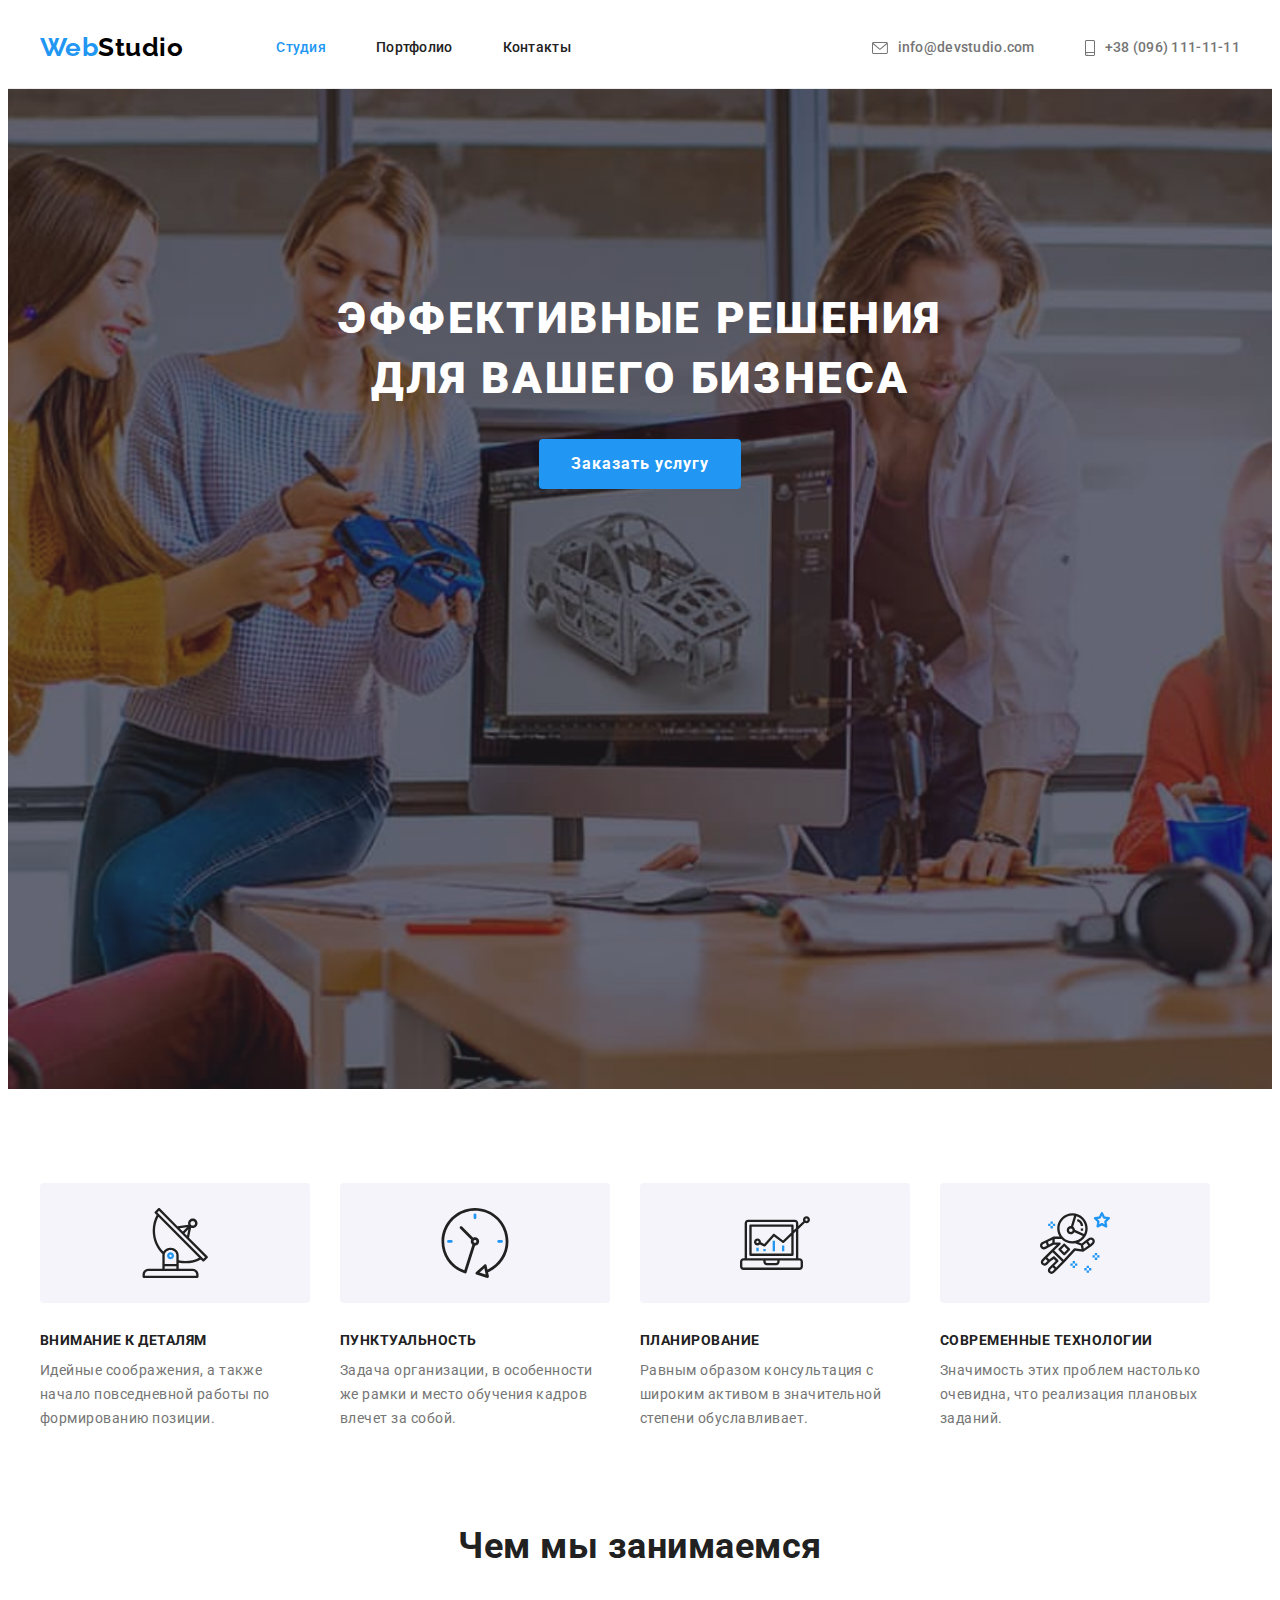
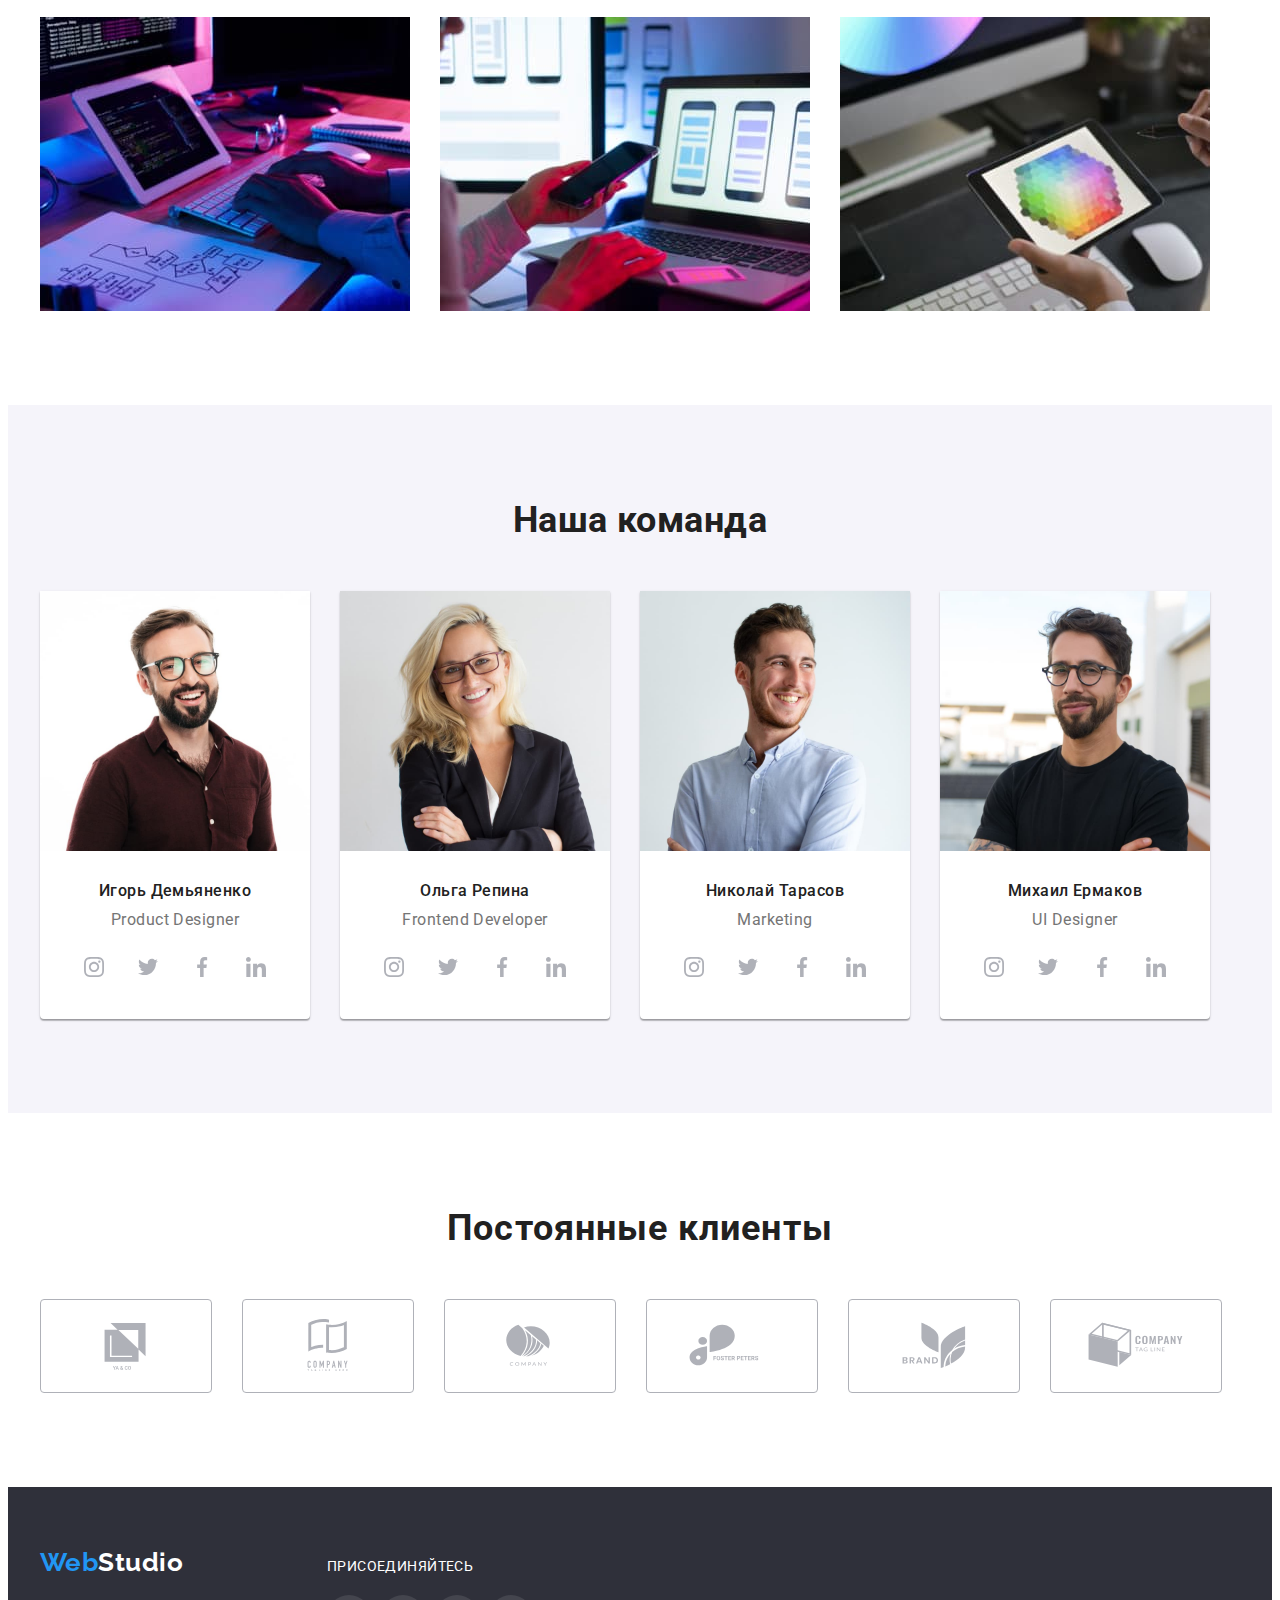
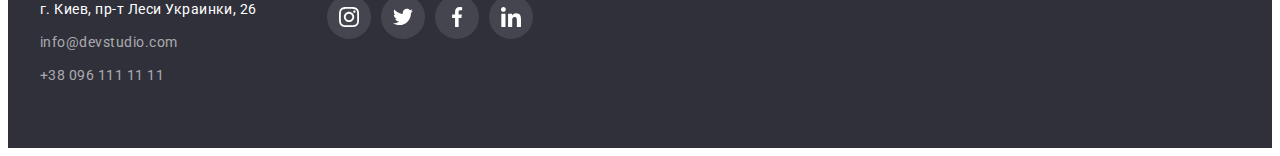
<file: index.html>
<!DOCTYPE html>
<html lang="ru">
<head>
    <meta charset="UTF-8">
    <meta http-equiv="X-UA-Compatible" content="IE=edge">
    <meta name="viewport" content="width=device-width, initial-scale=1.0">
    <title>Document</title>
    <link rel="preconnect" href="https://fonts.googleapis.com">
    <link rel="preconnect" href="https://fonts.gstatic.com" crossorigin>
    <link href="https://fonts.googleapis.com/css2?family=Raleway:wght@700&family=Roboto:wght@400;500;700;900&display=swap" rel="stylesheet">
    <link rel="stylesheet" href="https://cdnjs.cloudflare.com/ajax/libs/modern-normalize/1.1.0/modern-normalize.min.css" integrity="sha512-wpPYUAdjBVSE4KJnH1VR1HeZfpl1ub8YT/NKx4PuQ5NmX2tKuGu6U/JRp5y+Y8XG2tV+wKQpNHVUX03MfMFn9Q==" crossorigin="anonymous" referrerpolicy="no-referrer"/>
    <link rel="stylesheet" href="./css/styles.css">
</head>
<body>
    <!--Шапка-->
    <header class="page-header">
        <div class="conteiner nav">
            <nav class="nav">
                <a href="./index.html" class="logo header"> <span class="logo-link">Web</span>Studio</a>
            
                <ul class="nav list">
                    <li class="list"><a href="./index.html" class="nav-link current">Студия</a></li>
                    <li class="list"><a href="./portfolio.html" class="nav-link">Портфолио</a></li>
                    <li class="list"><a href="./kontaks.html" class="nav-link">Контакты</a></li>
                </ul>
            </nav>
            
            <ul class="contacts list">
                <li class="list"><a href="mailto:info@devstudio.com" class="adress-contacts"><svg class="contacts-icon" width="16" height="12"><use href="./images/icons.svg#icon-envelope"></use></svg>info@devstudio.com</a></li>
                <li class="list"><a href="tel:+380961111111" class="adress-contacts"><svg class="contacts-icon" width="10" height="16"><use href="./images/icons.svg#icon-smartphone"></use></svg>+38 (096) 111-11-11</a></li>
            </ul>
        </div>
    </header>

    <main>
            <!--Герой-->
            <section class="section hero">
                    <div class="conteiner">
                    <h1 class="hero-title">Эффективные решения для вашего бизнеса</h1>
                    <button type="button" class="button-hero">Заказать услугу</button>
                </div>
            </section>
            
            <!--Особеннсти-->
            <section class="section features-section">
                <div class="conteiner features">
                    <h2 class="visually-hidden">Особенности компании</h2>
                    <ul class="feature list">
                        <li class="list">
                            <div class="icons"><svg class="features-icon" width="70" height="70"><use href="./images/icons.svg#icon-Antenna"></use></svg></div>
                            <h3 class="features-title">Внимание к деталям</h3>
                            <p class="features-item">Идейные соображения, а также начало повседневной работы по формированию позиции.</p>
                        </li>
                        <li class="list">
                            <div class="icons"><svg class="features-icon" width="70" height="70"><use href="./images/icons.svg#icon-Clock"></use></svg></div>
                            <h3 class="features-title">Пунктуальность</h3>
                            <p class="features-item">Задача организации, в особенности же рамки и место обучения кадров влечет за собой.</p>
                        </li>
                        <li class="list">
                            <div class="icons"><svg class="features-icon" width="70" height="70"><use href="./images/icons.svg#icon-Diagram"></use></svg></div>
                            <h3 class="features-title">Планирование</h3>
                            <p class="features-item">Равным образом консультация с широким активом в значительной степени обуславливает.</p>
                        </li>
                        <li class="list">
                            <div class="icons"><svg class="features-icon" width="70" height="70"><use href="./images/icons.svg#icon-Astronaut"></use></svg></div>
                            <h3 class="features-title">Современные технологии</h3>
                            <p class="features-item">Значимость этих проблем настолько очевидна, что реализация плановых заданий.</p>
                        </li>
                    </ul>
                </div>
            </section>
            
            <!--Деятельность-->
            <section class="section activity-section">
                <div class="conteiner">
                    <h2 class="activity-title">Чем мы занимаемся</h2>
                    <ul class="activity list">
                        <li class="list"><img src="./images/box1.jpg" alt="написание кода" width="370"></li>
                        <li class="list"><img src="./images/box2.jpg" alt="варианты документов для смартфона" width="370"></li>
                        <li class="list"><img src="./images/box3.jpg" alt="пиксельность дисплея планшета" width="370"></li>
                    </ul>
                </div>
            </section>
            
            <!--Команда-->
            <section class="team">
                <div class="conteiner team">
                    <h2 class="team-title">Наша команда</h2>
                    <ul class="team list">
                        <li class="list">
                            <img src="./images/Igor.jpg" alt="Игорь" width="270">
                            <div class="team-content">
                                <h3 class="list-title">Игорь Демьяненко</h3>
                                <p class="list-text">Product Designer</p>
                                <ul class="team-social-links">
                                    <li class="social links">
                                        <a href="#" class="social-links"><svg class="team-icons" width="20" height="20"><use href="./images/icons.svg#icon-Instagram"></use></svg></a>
                                    </li>
                                    <li class="social links">
                                        <a href="#" class="social-links"><svg class="team-icons" width="20" height="20"><use href="./images/icons.svg#icon-Twitter"></use></svg></a>
                                    </li>
                                    <li class="social links">
                                        <a href="#" class="social-links"><svg class="team-icons" width="20" height="20"><use href="./images/icons.svg#icon-Facebook"></use></svg></a>
                                    </li>
                                    <li class="social links">
                                        <a href="#" class="social-links"><svg class="team-icons" width="20" height="20"><use href="./images/icons.svg#icon-Llinkedin"></use></svg></a>
                                    </li>
                                </ul>
                            </div>
                        </li>
                        <li class="list">
                            <img src="./images/Olga.jpg" alt="Ольга" width="270">
                            <div class="team-content">
                                <h3 class="list-title">Ольга Репина</h3>
                                <p class="list-text">Frontend Developer</p>
                                <ul class="team-social-links">
                                    <li class="social links">
                                        <a href="#" class="social-links"><svg class="team-icons" width="20" height="20"><use href="./images/icons.svg#icon-Instagram"></use></svg></a>
                                    </li>
                                    <li class="social links">
                                        <a href="#" class="social-links"><svg class="team-icons" width="20" height="20"><use href="./images/icons.svg#icon-Twitter"></use></svg></a>
                                    </li>
                                    <li class="social links">
                                        <a href="#" class="social-links"><svg class="team-icons" width="20" height="20"><use href="./images/icons.svg#icon-Facebook"></use></svg></a>
                                    </li>
                                    <li class="social links">
                                        <a href="#" class="social-links"><svg class="team-icons" width="20" height="20"><use href="./images/icons.svg#icon-Llinkedin"></use></svg></a>
                                    </li>
                                </ul>
                            </div>
                        </li>
                        <li class="list">
                            <img src="./images/Nik.jpg" alt="Николай" width="270">
                            <div class="team-content">
                                <h3 class="list-title">Николай Тарасов</h3>
                                <p class="list-text">Marketing</p>
                                <ul class="team-social-links">
                                    <li class="social links">
                                        <a href="#" class="social-links"><svg class="team-icons" width="20" height="20"><use href="./images/icons.svg#icon-Instagram"></use></svg></a>
                                    </li>
                                    <li class="social links">
                                        <a href="#" class="social-links"><svg class="team-icons" width="20" height="20"><use href="./images/icons.svg#icon-Twitter"></use></svg></a>
                                    </li>
                                    <li class="social links">
                                        <a href="#" class="social-links"><svg class="team-icons" width="20" height="20"><use href="./images/icons.svg#icon-Facebook"></use></svg></a>
                                    </li>
                                    <li class="social links">
                                        <a href="#" class="social-links"><svg class="team-icons" width="20" height="20"><use href="./images/icons.svg#icon-Llinkedin"></use></svg></a>
                                    </li>
                                </ul>
                            </div>
                        </li>
                        <li class="list">
                            <img src="./images/Mihail.jpg" alt="Михаил" width="270">
                            <div class="team-content">
                                <h3 class="list-title">Михаил Ермаков</h3>
                                <p class="list-text">UI Designer</p>
                                <ul class="team-social-links">
                                    <li class="social links">
                                        <a href="#" class="social-links"><svg class="team-icons" width="20" height="20"><use href="./images/icons.svg#icon-Instagram"></use></svg></a>
                                    </li>
                                    <li class="social links">
                                        <a href="#" class="social-links"><svg class="team-icons" width="20" height="20"><use href="./images/icons.svg#icon-Twitter"></use></svg></a>
                                    </li>
                                    <li class="social links">
                                        <a href="#" class="social-links"><svg class="team-icons" width="20" height="20"><use href="./images/icons.svg#icon-Facebook"></use></svg></a>
                                    </li>
                                    <li class="social links">
                                        <a href="#" class="social-links"><svg class="team-icons" width="20" height="20"><use href="./images/icons.svg#icon-Llinkedin"></use></svg></a>
                                    </li>
                                </ul>
                            </div>
                        </li>
                    </ul>
                </div>
            </section>

            <section class="section">
                <div class="conteiner clients">
                    <h2 class="clients-title">Постоянные клиенты</h2>
                    <ul class="our-clients">
                        <li class="clients list"><a href="#" class="clients-link"><svg class="clients-icon" width="160" height="60"><use href="./images/icons.svg#icon-Logo-1"></use></svg></a></li>
                        <li class="clients list"><a href="#" class="clients-link"><svg class="clients-icon" width="160" height="60"><use href="./images/icons.svg#icon-Logo-2"></use></svg></a></li>
                        <li class="clients list"><a href="#" class="clients-link"><svg class="clients-icon" width="160" height="60"><use href="./images/icons.svg#icon-Logo-3"></use></svg></a></li>
                        <li class="clients list"><a href="#" class="clients-link"><svg class="clients-icon" width="160" height="60"><use href="./images/icons.svg#icon-Logo-4"></use></svg></a></li>
                        <li class="clients list"><a href="#" class="clients-link"><svg class="clients-icon" width="160" height="60"><use href="./images/icons.svg#icon-Logo-5"></use></svg></a></li>
                        <li class="clients list"><a href="#" class="clients-link"><svg class="clients-icon" width="160" height="60"><use href="./images/icons.svg#icon-Logo-6"></use></svg></a></li>
                    </ul>
                </div>
            </section>

    </main>

    <!--футер-->
    <footer class="footer">
        <div class="footer conteiner">
            <div class="conteiner-footer">
                <a href="./index.html" class="logo footer"> <span class="logo-link">Web</span>Studio</a>
                <address class="address">
                    <p class="location">г. Киев, пр-т Леси Украинки, 26</p>
                    <ul class="footer-list">
                        <li class="list"><a href="mailto:info@devstudio.com" class="contacts-list footer">info@devstudio.com</a>
                        </li>
                        <li class="list"><a href="tel:+380961111111" class="contacts-list footer">+38 096 111 11 11</a></li>
                    </ul>
                </address>
            </div>
            
            <div class="footer-social">
                <p class="social-title">Присоединяйтесь</p>
                <ul class="footer-links">
                    <li class="social-item">
                        <a href="#" class="footer-social-links"><svg class="footer-icons" width="20" height="20">
                                <use href="./images/icons.svg#icon-Instagram"></use>
                            </svg></a>
                    </li>
                    <li class="social-item">
                        <a href="#" class="footer-social-links"><svg class="footer-icons" width="20" height="20">
                                <use href="./images/icons.svg#icon-Twitter"></use>
                            </svg></a>
                    </li>
                    <li class="social-item">
                        <a href="#" class="footer-social-links"><svg class="footer-icons" width="20" height="20">
                                <use href="./images/icons.svg#icon-Facebook"></use>
                            </svg></a>
                    </li>
                    <li class="social-item">
                        <a href="#" class="footer-social-links"><svg class="footer-icons" width="20" height="20">
                                <use href="./images/icons.svg#icon-Llinkedin"></use>
                            </svg></a>
                    </li>
                </ul>
            </div>
        </div>
    </footer>

</body>
</html>
</file>
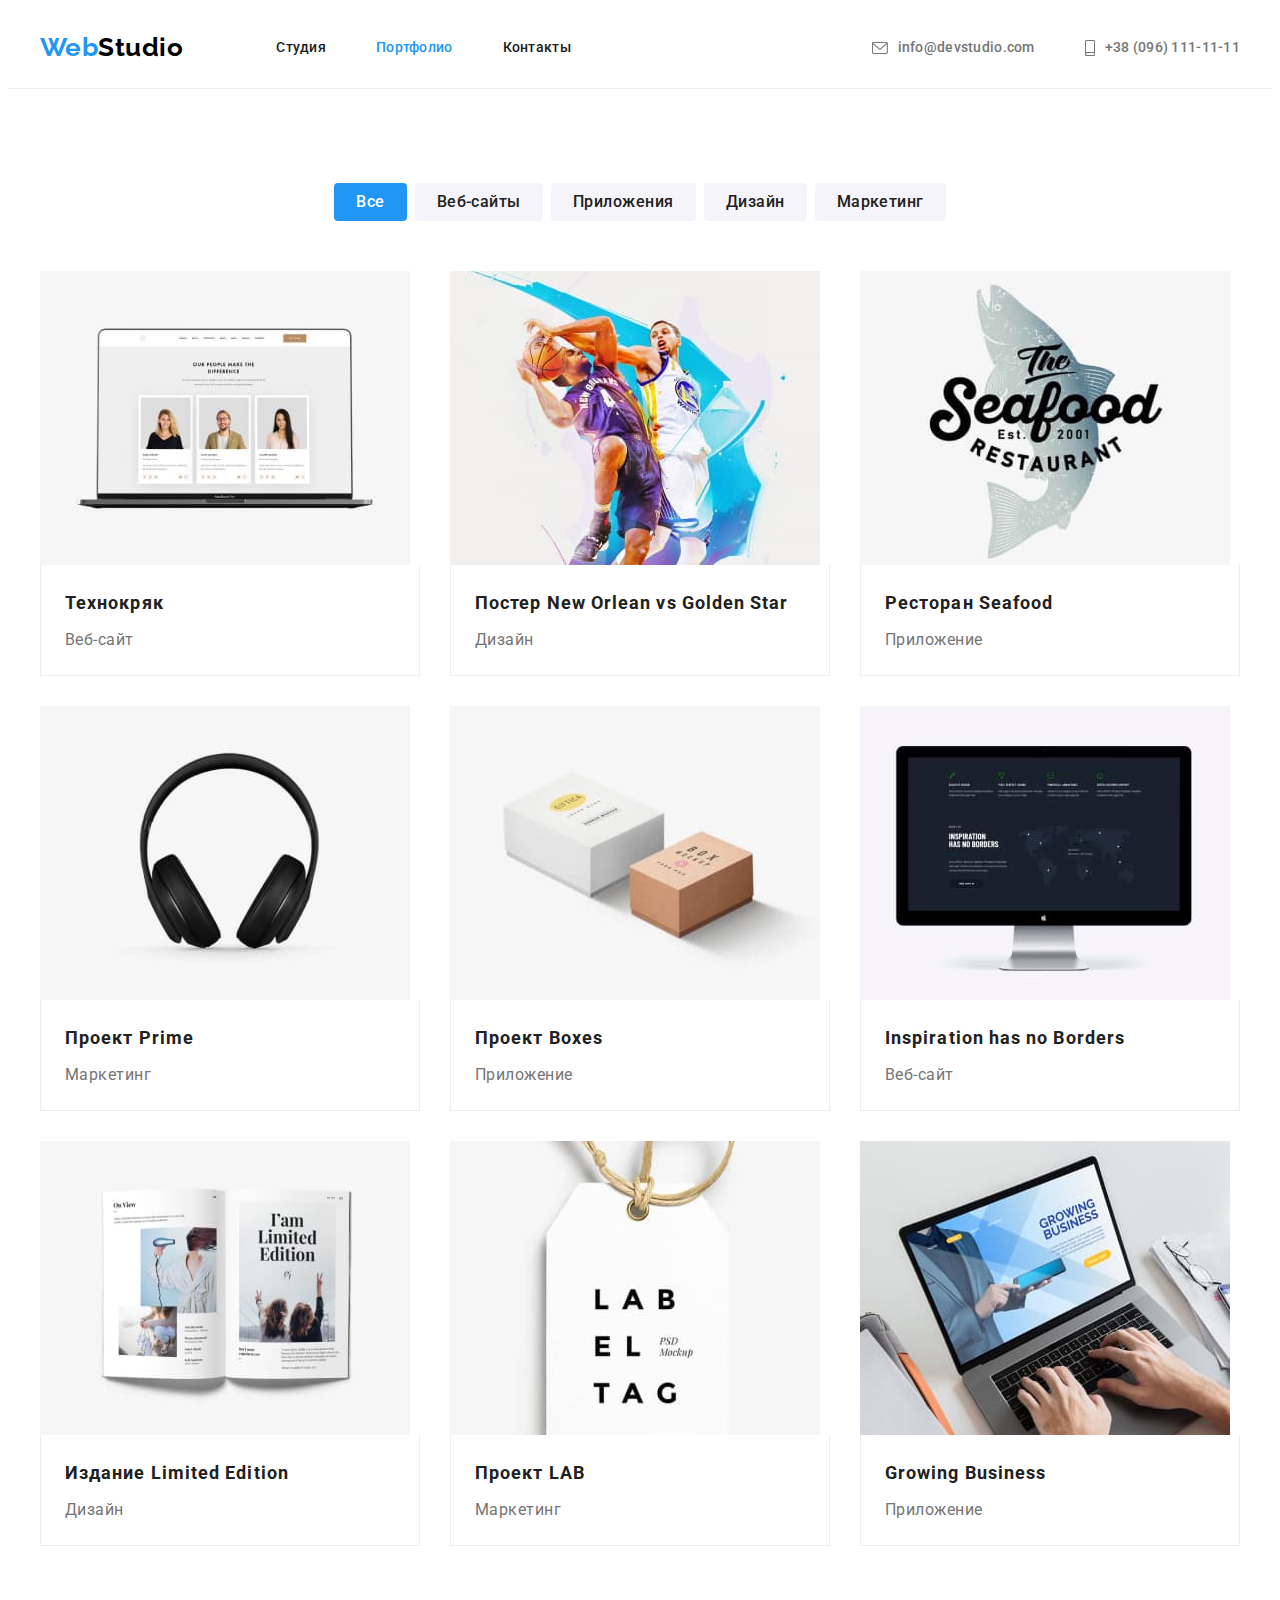
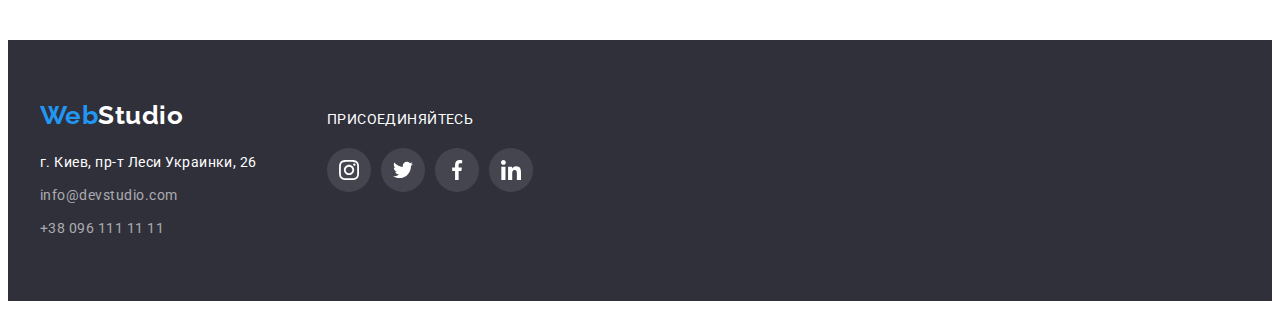
<file: portfolio.html>
<!DOCTYPE html>
<html lang="ru">
<head>
    <meta charset="UTF-8">
    <meta http-equiv="X-UA-Compatible" content="IE=edge">
    <meta name="viewport" content="width=device-width, initial-scale=1.0">
    <title>Document</title>
    <link rel="preconnect" href="https://fonts.googleapis.com">
    <link rel="preconnect" href="https://fonts.gstatic.com" crossorigin>
    <link href="https://fonts.googleapis.com/css2?family=Raleway:wght@700&family=Roboto:wght@400;500;700;900&display=swap" rel="stylesheet">
    <link rel="stylesheet" href="https://cdnjs.cloudflare.com/ajax/libs/modern-normalize/1.1.0/modern-normalize.min.css" integrity="sha512-wpPYUAdjBVSE4KJnH1VR1HeZfpl1ub8YT/NKx4PuQ5NmX2tKuGu6U/JRp5y+Y8XG2tV+wKQpNHVUX03MfMFn9Q==" crossorigin="anonymous" referrerpolicy="no-referrer" />
    <link rel="stylesheet" href="./css/styles.css"> 
</head>
<body>
    
    <!-- Шапка -->
    <header class="page-header">
        <div class="conteiner nav">
            <nav class="nav">
                <a href="./index.html" class="logo header"> <span class="logo-link">Web</span>Studio</a>
    
                <ul class="nav list">
                    <li class="list"><a href="./index.html" class="nav-link ">Студия</a></li>
                    <li class="list"><a href="./portfolio.html" class="nav-link current">Портфолио</a></li>
                    <li class="list"><a href="./kontaks.html" class="nav-link">Контакты</a></li>
                </ul>
            </nav>
    
            <ul class="contacts list">
                <li class="list"><a href="mailto:info@devstudio.com" class="adress-contacts"><svg class="contacts-icon" width="16" height="12"><use href="./images/icons.svg#icon-envelope"></use></svg>info@devstudio.com</a></li>
                <li class="list"><a href="tel:+380961111111" class="adress-contacts"><svg class="contacts-icon" width="10" height="16"><use href="./images/icons.svg#icon-smartphone"></use></svg>+38 (096) 111-11-11</a></li>
            </ul>
        </div>
    </header>
    
    <!-- Мэйн -->
    <main>
        <section class="section">
            <div class="conteiner">
                <h1 class="visually-hidden">Портфолио</h1>
                <ul class="filtr-buttons">
                    <li class="list"><button type="button" class="button primary">Все</button></li>
                    <li class="list"><button type="button" class="button">Веб-сайты</button></li>
                    <li class="list"><button type="button" class="button">Приложения</button></li>
                    <li class="list"><button type="button" class="button">Дизайн</button></li>
                    <li class="list"><button type="button" class="button">Маркетинг</button></li>
                </ul>
                
                <ul class="portfolio">
                    <li class="list">
                        <a href="" class="portfolio-link">
                            <img src="./images/web.jpg" alt="страница с сотрудниками" class="picture">
                            <div class="card-content">
                                <h2 class="item-title">Технокряк</h2>
                                <p class="item-text">Веб-сайт</p>
                            </div>
                        </a>
                    </li>
                    <li class="list">
                        <a href="" class="portfolio-link">
                            <img src="./images/design.jpg" alt="постер с двумя баскетболистами" width="370" class="picture">
                            <div class="card-content">
                                <h2 class="item-title">Постер New Orlean vs Golden Star</h2>
                                <p class="item-text">Дизайн</p>
                            </div>
                        </a>
                    </li>
                    <li class="list">
                        <a href="" class="portfolio-link">
                            <img src="./images/app.jpg" alt="логотип ресторана" width="370" class="picture">
                            <div class="card-content">
                                <h2 class="item-title">Ресторан Seafood</h2>
                                <p class="item-text">Приложение</p>
                            </div>
                        </a>
                    </li>
                    <li class="list">
                        <a href="" class="portfolio-link">
                            <img src="./images/marketing.jpg" alt="наушники" width="370" class="picture">
                            <div class="card-content">
                                <h2 class="item-title">Проект Prime</h2>
                                <p class="item-text">Маркетинг</p>
                            </div>
                        </a>
                    </li>
                    <li class="list">
                        <a href="" class="portfolio-link">
                            <img src="./images/app-box.jpg" alt="две коробочки" width="370" class="picture">
                            <div class="card-content">
                                <h2 class="item-title">Проект Boxes</h2>
                                <p class="item-text">Приложение</p>
                            </div>
                        </a>
                    </li>
                    <li class="list">
                        <a href="" class="portfolio-link">
                            <img src="./images/website.jpg" alt="страничка вебсайта" width="370" class="picture">
                            <div class="card-content">
                                <h2 class="item-title">Inspiration has no Borders</h2>
                                <p class="item-text">Веб-сайт</p>
                            </div>
                        </a>
                    </li>
                    <li class="list">
                        <a href="" class="portfolio-link">
                            <img src="./images/limited.jpg" alt="журнал Limited Edition" width="370" class="picture">
                            <div class="card-content">
                                <h2 class="item-title">Издание Limited Edition</h2>
                                <p class="item-text">Дизайн</p>
                            </div>
                        </a>
                    </li>
                    <li class="list">
                        <a href="" class="portfolio-link">
                            <img src="./images/lab.jpg" alt="бирка с названием проекта" width="370" class="picture">
                            <div class="card-content">
                                <h2 class="item-title">Проект LAB</h2>
                                <p class="item-text">Маркетинг</p>
                            </div>
                        </a>
                    </li>
                    <li class="list">
                        <a href="" class="portfolio-link">
                            <img src="./images/growing.jpg" alt="приложение для ноутбука, планшета" width="370" class="picture">
                            <div class="card-content">
                                <h2 class="item-title">Growing Business</h2>
                                <p class="item-text">Приложение</p>
                            </div>
                        </a>
                    </li>
                </ul>
            </div>
        </section>
    </main>
    
    <!--футер-->
    <footer class="footer">
        <div class="footer conteiner">
            <div class="conteiner-footer">
                <a href="./index.html" class="logo footer"> <span class="logo-link">Web</span>Studio</a>
                <address class="address">
                    <p class="location">г. Киев, пр-т Леси Украинки, 26</p>
                    <ul class="footer-list">
                        <li class="list"><a href="mailto:info@devstudio.com"
                                class="contacts-list footer">info@devstudio.com</a>
                        </li>
                        <li class="list"><a href="tel:+380961111111" class="contacts-list footer">+38 096 111 11 11</a></li>
                    </ul>
                </address>
            </div>
    
            <div class="footer-social">
                <p class="social-title">Присоединяйтесь</p>
                <ul class="footer-links">
                    <li class="social-item">
                        <a href="#" class="footer-social-links"><svg class="footer-icons" width="20" height="20">
                                <use href="./images/icons.svg#icon-Instagram"></use>
                            </svg></a>
                    </li>
                    <li class="social-item">
                        <a href="#" class="footer-social-links"><svg class="footer-icons" width="20" height="20">
                                <use href="./images/icons.svg#icon-Twitter"></use>
                            </svg></a>
                    </li>
                    <li class="social-item">
                        <a href="#" class="footer-social-links"><svg class="footer-icons" width="20" height="20">
                                <use href="./images/icons.svg#icon-Facebook"></use>
                            </svg></a>
                    </li>
                    <li class="social-item">
                        <a href="#" class="footer-social-links"><svg class="footer-icons" width="20" height="20">
                                <use href="./images/icons.svg#icon-Llinkedin"></use>
                            </svg></a>
                    </li>
                </ul>
            </div>
        </div>
    </footer>
    
</body>
</html>
</file>
<file: css/styles.css>
:root {
  --primary-color: #212121;
  --secondary-text-color: #757575;
  --accent-color: #2196f3;
  --background-color: #2f303a;
  --primary-white-color: #ffffff;
  --secondery-background-color: #f5f4fa;
  --bg-color: #eeeeee;
  --color-icons: #afb1b8;
}
/* Шапка */
body {
  color: var(--primary-color);
  background-color: var(--primary-white-color);
  font-family: "Roboto", sans-serif;
  letter-spacing: 0.03em;
}

.conteiner {
  width: 1200px;
  padding-right: 15px;
  padding-left: 15px;
  margin-right: auto;
  margin-left: auto;
}

.section {
  padding-top: 94px;
  padding-bottom: 94px;
}

/* Оптимизация */
a.p,
p {
  color: var(--secondary-text-color);
}

a {
  text-decoration: none;
  cursor: pointer;
}

.list {
  padding: 0;
  margin: 0;
  list-style: none;
}

.visually-hidden {
  position: absolute;
  width: 1px;
  height: 1px;
  margin: -1px;
  border: 0;
  padding: 0;

  white-space: nowrap;
  clip-path: inset(100%);
  clip: rect(0 0 0 0);
  overflow: hidden;
}

img {
  display: block;
  max-width: 100%;
  height: auto;
}

/* Heder */
header {
  background-color: var(--primary-white-color);
}

.page-header {
  border-bottom: 1px solid #ececec;
}

span.logo-link {
  color: var(--accent-color);
}

.logo.header {
  padding-top: 24px;
  padding-bottom: 25px;
  color: #000;
  font-family: "Raleway", sans-serif;
  font-weight: 700;
  font-size: 26px;
  line-height: 1.19;
}

/* Nav */
.conteiner.nav {
  display: flex;
  align-items: center;
}
.nav {
  display: flex;
}
.nav.list {
  display: flex;
  margin-left: 93px;
}

.nav.list .list + .list {
  margin-left: 50px;
}

.nav-link {
  display: block;
  padding-top: 32px;
  padding-bottom: 32px;
  color: var(--primary-color);
  font-weight: 500;
  font-size: 14px;
  line-height: 1.14;
  letter-spacing: 0.02em;
}

.nav-link:hover,
.nav-link:focus {
  color: var(--accent-color);
}

.nav-link.current {
  color: var(--accent-color);
}

/* contacts */
.contacts.list {
  display: flex;
  margin-left: auto;
}

.contacts.list .list + .list {
  margin-left: 50px;
}
.adress-contacts {
  display: flex;
  align-items: center;
  padding-top: 32px;
  padding-bottom: 32px;

  color: var(--secondary-text-color);
  font-weight: 500;
  font-size: 14px;
  line-height: 1.14;
  letter-spacing: 0.02em;
}

.adress-contacts:hover,
.adress-contacts:focus {
  color: var(--accent-color);
}

.contacts-icon {
  fill: var(--secondary-text-color);
  margin-right: 10px;
}

.contacts .adress-contacts:hover .contacts-icon,
.contacts .adress-contacts:focus .contacts-icon {
  fill: var(--accent-color);
}

/* Hero */
.hero {
  text-align: center;
  color: var(--primary-white-color);
  background-color: var(--background-color);
}

.section.hero {
  padding-top: 200px;
  padding-bottom: 200px;
  background-image: linear-gradient(
      rgba(47, 48, 58, 0.4),
      rgba(47, 48, 58, 0.4)
    ),
    url("../images/Team.jpg");
  background-position: center;
  background-repeat: no-repeat;
  background-size: cover;
  max-width: 1600px;
  min-height: 600px;
  margin-left: auto;
  margin-right: auto;
}

.hero-title {
  margin: 0 auto 30px auto;
  max-width: 696px;
  font-weight: 900;
  font-size: 44px;
  line-height: 1.36;
  letter-spacing: 0.06em;
}

.hero-title,
.features-title {
  text-transform: uppercase;
}

.button-hero {
  border-radius: 4px;
  display: inline-block;
  padding: 10px 32px;
  min-width: 200px;
  text-align: center;
  color: var(--primary-white-color);
  background-color: var(--accent-color);

  font-weight: 700;
  font-size: 16px;
  line-height: 1.88;
  letter-spacing: 0.06em;
}

.button-hero:hover,
.button-hero:focus {
  color: var(--primary-white-color);
  background-color: #188ce8;
}

/* Button */
.filtr-buttons {
  display: flex;
  justify-content: center;
  padding: 0;
  margin-top: 0px;
  margin-bottom: 50px;
}

.filtr-buttons .list {
  margin-right: 8px;
}

.filtr-buttons .list:nth-child(5) {
  margin-right: 0;
}

button {
  padding: 6px 22px;
  color: var(--primary-color);
  background-color: var(--secondery-background-color);
  cursor: pointer;
  font-weight: 500;
  font-size: 16px;
  line-height: 1.63;
  letter-spacing: 0.03em;
  border: none;
  border-radius: 4px;
  font-family: inherit;
}

button.primary {
  color: var(--primary-white-color);
  background-color: var(--accent-color);
}

button:hover,
button:focus {
  color: var(--primary-white-color);
  background-color: var(--accent-color);
  box-shadow: 0px 3px 1px rgba(0, 0, 0, 0.1), 0px 1px 2px rgba(0, 0, 0, 0.08),
    0px 2px 2px rgba(0, 0, 0, 0.12);
}

/* Features */
.feature.list {
  display: flex;
  flex-wrap: wrap;
}

.feature.list .list {
  width: 270px;
  margin-right: 30px;
}

.feature.list .list:nth-child(4n) {
  margin-right: 0;
}

.icons {
  display: flex;
  align-items: center;
  justify-content: center;
  background-color: var(--secondery-background-color);
  width: 270px;
  height: 120px;
  border-radius: 4px;
  margin-bottom: 30px;
}

.features-title {
  margin-top: 0;
  margin-bottom: 10px;
  font-size: 14px;
  line-height: 1.14;
}

.features-item {
  margin-top: 0;
  margin-bottom: 0;
  font-size: 14px;
  line-height: 1.71;
}

/* Activity */
.activity-section {
  padding-top: 0;
}

.activity-title {
  margin-top: 0;
  margin-bottom: 50px;
  font-size: 36px;
  line-height: 1.17;
  text-align: center;
}

.activity.list {
  display: flex;
}

.activity.list .list {
  margin-right: 30px;
}

.activity.list .list:nth-child(3n) {
  margin-right: 0;
}

/* Team */
.team {
  background-color: var(--secondery-background-color);
  padding-top: 94px;
  padding-bottom: 94px;
}

.conteiner.team {
  padding: 0 15px;
}

.team.list {
  padding: 0;
  display: flex;
  text-align: center;
}

.team.list .list {
  background-color: var(--primary-white-color);
  box-shadow: 0px 1px 3px rgba(0, 0, 0, 0.12), 0px 1px 1px rgba(0, 0, 0, 0.14),
    0px 2px 1px rgba(0, 0, 0, 0.2);
  border-radius: 0px 0px 4px 4px;
}

.team.list .list + .list {
  margin-left: 30px;
}

.team-title {
  margin-top: 0;
  margin-bottom: 50px;
  font-size: 36px;
  line-height: 1.17;
  text-align: center;
}

.list-title {
  margin-top: 0;
  margin-bottom: 10px;
  font-weight: 500;
  font-size: 16px;
  line-height: 1.19;
}

.list-text {
  margin-top: 0;
  margin-bottom: 16px;
  font-size: 16px;
  line-height: 1.19;
}

.team-content {
  padding: 30px 32px;
}

.team-icons {
  fill: var(--color-icons);
}

.team-social-links {
  display: flex;
  list-style: none;
  padding: 0;
}

.team-social-links .links + .links {
  margin-left: 10px;
}

.social-links {
  display: flex;
  justify-content: center;
  align-items: center;
  width: 44px;
  height: 44px;
  border-radius: 50%;
}

.social-links:hover,
.social-links:focus {
  background-color: #188ce8;
}

.social-links:hover .team-icons,
.social-links:focus .team-icons {
  fill: var(--primary-white-color);
  background-color: var(--accent-color);
}

/* portfolio */
.portfolio {
  padding: 0;
  margin: 0;

  display: flex;
  flex-wrap: wrap;
  margin-right: -30px;
  margin-bottom: -30px;
}

.portfolio-link {
  display: block;
}

.portfolio-link:hover,
.portfolio-link:focus {
  box-shadow: 0px 1px 1px rgba(0, 0, 0, 0.12), 0px 4px 4px rgba(0, 0, 0, 0.06),
    1px 4px 6px rgba(0, 0, 0, 0.16);
}

.portfolio > .list {
  width: calc(100% / 3 - 30px);
  margin-right: 30px;
  margin-bottom: 30px;
}

.card-content {
  padding: 20px 24px;
  border-right: 1px solid var(--bg-color);
  border-bottom: 1px solid var(--bg-color);
  border-left: 1px solid var(--bg-color);
}

.item-title {
  margin: 0;
  margin-bottom: 4px;
  color: var(--primary-color);
  font-size: 18px;
  line-height: 2;
  letter-spacing: 0.06em;
}

.item-text {
  margin: 0;
  font-size: 16px;
  line-height: 1.88;
}

/* Our clients */
.conteiner.clients {
  text-align: center;
}

.our-clients .list + .list {
  margin-left: 30px;
}

.our-clients {
  display: flex;
  align-items: center;
  padding: 0;
  margin: 0;
}

.clients-title {
  margin-top: 0;
  margin-bottom: 50px;
  font-size: 36px;
  line-height: 1.17;
  text-align: center;
  letter-spacing: 0.03em;
}

.clients-link {
  display: flex;
  align-items: center;
  justify-content: center;
  width: 170px;
  height: 92px;
  border: 1px solid var(--color-icons);
  border-radius: 4px;
}

.clients-icon {
  fill: var(--color-icons);
}

.clients-link:hover,
.clients-link:focus {
  border-color: var(--accent-color);
}

.clients-link:hover .clients-icon,
.clients-link:focus .clients-icon {
  fill: var(--accent-color);
  border-color: var(--accent-color);
}

/* Футер */
.footer {
  display: flex;
  align-items: baseline;
  background-color: var(--background-color);
}

footer {
  padding-top: 60px;
  padding-bottom: 60px;
}

.conteiner-footer {
  margin-right: 70px;
}

.address {
  font-style: normal;
}

.logo.footer {
  display: block;
  margin-bottom: 20px;
  color: var(--primary-white-color);
  font-family: "Raleway", sans-serif;
  font-weight: 700;
  font-size: 26px;
  line-height: 1.19;
}

.location {
  margin-top: 0;
  margin-bottom: 9px;
  color: var(--primary-white-color);
  font-size: 14px;
  line-height: 1.71;
}

.footer-list {
  margin: 0;
  padding: 0;
}

.footer-list .list {
  display: block;
  margin-bottom: 9px;
}

.footer-list .list:nth-child(2) {
  margin-bottom: 0;
}

.contacts-list.footer {
  color: rgba(255, 255, 255, 0.6);
  font-size: 14px;
  line-height: 1.71;
}

.contacts-list.footer:hover,
.contacts-list.footer:focus {
  color: var(--accent-color);
}

.footer-social {
  width: 206px;
  height: 80px;
  color: var(--primary-white-color);
}

.footer-links {
  display: flex;
  justify-content: space-between;
  list-style: none;
  margin: 0;
  padding: 0;
}

.footer-icons {
  fill: var(--primary-white-color);
}

.footer-social-links {
  display: flex;
  justify-content: center;
  align-items: center;
  width: 44px;
  height: 44px;
  border-radius: 50%;
  background-color: rgba(255, 255, 255, 0.1);
}

.social-title {
  font-size: 14px;
  line-height: 1.14;
  letter-spacing: 0.03em;
  text-transform: uppercase;
  color: var(--primary-white-color);
  margin-top: 0;
  margin-bottom: 20px;
}

.footer-social-links:hover,
.footer-social-links:focus {
  background-color: var(--accent-color);
}
</file>
